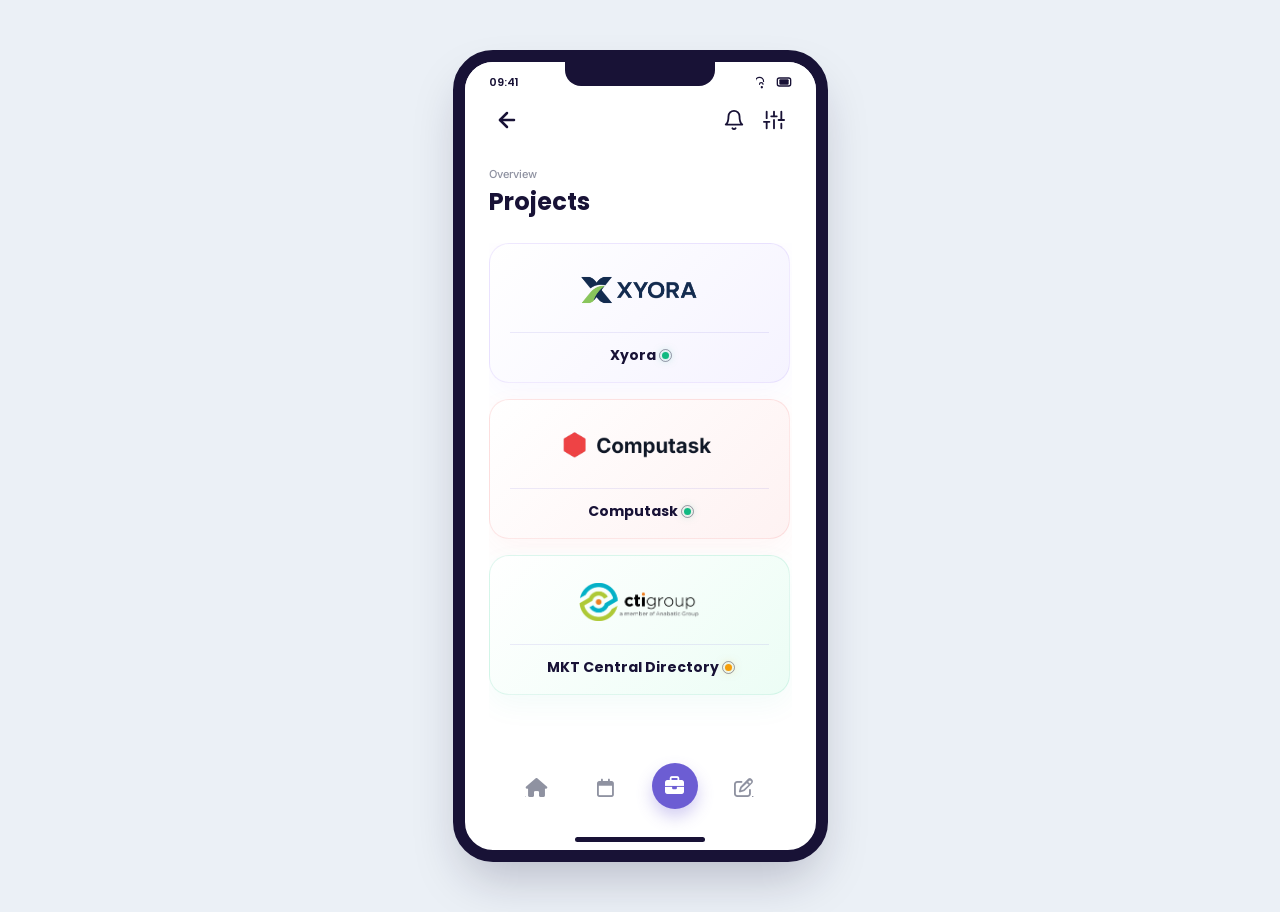
<file: project.html>
<!doctype html>
<html lang="en">
  <head>
    <meta charset="UTF-8" />
    <meta name="viewport" content="width=device-width, initial-scale=1.0" />
    <title>Vision Tasks - Projects</title>
    <!-- Google Fonts -->
    <link rel="preconnect" href="https://fonts.googleapis.com" />
    <link rel="preconnect" href="https://fonts.gstatic.com" crossorigin />
    <link
      href="https://fonts.googleapis.com/css2?family=Inter:wght@300;400;500;600;700&family=Poppins:wght@400;500;600;700&display=swap"
      rel="stylesheet"
    />
    <!-- FontAwesome Icons -->
    <link rel="stylesheet" href="https://cdnjs.cloudflare.com/ajax/libs/font-awesome/6.4.0/css/all.min.css" />
    <!-- Link Stylesheet -->
    <link rel="stylesheet" href="style.css?v=42" />
  </head>
  <body>
    <!-- Main Mockup Workspace Container -->
    <div class="mockups-container">
      <!-- PHONE DEVICE: PROJECTS SCREEN -->
      <div class="phone-device" id="device-projects">
        <!-- Simulated Notch (Visible on desktop) -->
        <div class="phone-notch"></div>

        <!-- Simulated Phone Status Bar (Visible on desktop) -->
        <div class="phone-status-bar">
          <span class="status-time">09:41</span>
          <div class="status-icons">
            <svg viewBox="0 0 24 24" width="14" height="14" fill="currentColor">
              <path
                d="M12 21a2 2 0 1 1-2-2 2 2 0 0 1 2 2zm1-5a3.99 4 0 0 0-4-4 3.99 4 0 0 0-4 4 1 1 0 0 0 2 0 2 2 0 0 1 2-2 2 2 0 0 1 2 2 1 1 0 0 0 2 0zm1-5a7.97 8 0 0 0-8-8 7.97 8 0 0 0-8 8 1 1 0 0 0 2 0 5.98 6 0 0 1 6-6 5.98 6 0 0 1 6 6 1 1 0 0 0 2 0z"
              />
            </svg>
            <svg
              viewBox="0 0 24 24"
              width="16"
              height="16"
              fill="currentColor"
              style="transform: rotate(90deg)"
            >
              <rect
                x="6"
                y="2"
                width="12"
                height="20"
                rx="3"
                fill="none"
                stroke="currentColor"
                stroke-width="2"
              />
              <rect x="8" y="5" width="8" height="14" rx="1.5" />
            </svg>
          </div>
        </div>

        <!-- Phone Screen Area -->
        <div class="phone-screen-content">
          <!-- Projects Header -->
          <header class="screen-header">
            <a
              href="index.html"
              class="icon-btn header-back-btn"
              aria-label="Back to Dashboard"
            >
              <svg
                viewBox="0 0 24 24"
                width="24"
                height="24"
                fill="none"
                stroke="currentColor"
                stroke-width="2.5"
                stroke-linecap="round"
                stroke-linejoin="round"
              >
                <line x1="19" y1="12" x2="5" y2="12" />
                <polyline points="12 19 5 12 12 5" />
              </svg>
            </a>
            <div class="header-right-actions">
              <button class="icon-btn" aria-label="Notifications">
                <svg
                  viewBox="0 0 24 24"
                  width="22"
                  height="22"
                  fill="none"
                  stroke="currentColor"
                  stroke-width="2"
                  stroke-linecap="round"
                  stroke-linejoin="round"
                >
                  <path d="M18 8A6 6 0 0 0 6 8c0 7-3 9-3 9h18s-3-2-3-9" />
                  <path d="M13.73 21a2 2 0 0 1-3.46 0" />
                </svg>
              </button>
              <button class="icon-btn" aria-label="Filter">
                <svg
                  viewBox="0 0 24 24"
                  width="22"
                  height="22"
                  fill="none"
                  stroke="currentColor"
                  stroke-width="2"
                  stroke-linecap="round"
                  stroke-linejoin="round"
                >
                  <line x1="4" y1="21" x2="4" y2="14" />
                  <line x1="4" y1="10" x2="4" y2="3" />
                  <line x1="12" y1="21" x2="12" y2="12" />
                  <line x1="12" y1="8" x2="12" y2="3" />
                  <line x1="20" y1="21" x2="20" y2="16" />
                  <line x1="20" y1="12" x2="20" y2="3" />
                  <line x1="1" y1="14" x2="7" y2="14" />
                  <line x1="9" y1="8" x2="15" y2="8" />
                  <line x1="17" y1="12" x2="23" y2="12" />
                </svg>
              </button>
            </div>
          </header>

          <!-- Section Title -->
          <div class="section-title-wrap" style="margin-bottom: 24px;">
            <span class="timeline-meta" style="font-weight: 500; font-size: 11px; color: var(--text-secondary);">Overview</span>
            <h2 style="font-family: var(--font-heading); font-size: 24px; font-weight: 700; color: var(--text-primary); margin-top: 2px;">Projects</h2>
          </div>

          <!-- Project Scrollable List Container -->
          <div class="projects-list-scroll-wrapper" style="overflow-y: auto; flex: 1; padding-right: 2px; margin-bottom: 10px;">
            <div class="projects-vertical-list" id="projects-list" style="display: flex; flex-direction: column; gap: 16px;">
              
              <!-- Project Card 1 (Xyora) -->
              <div class="project-card-custom project-xyora" onclick="window.location.href='project-detail.html?project=Xyora'">
                <div class="project-logo-container">
                  <img src="projects/xyora.svg" alt="Xyora" class="project-logo-img" />
                </div>
                <div class="project-detail-container">
                  <h4 class="project-name">Xyora</h4>
                  <span class="project-status-dot"></span>
                </div>
              </div>

              <!-- Project Card 2 (Computask) -->
              <div class="project-card-custom project-computask" onclick="window.location.href='project-detail.html?project=Computask'">
                <div class="project-logo-container">
                  <img src="projects/computask.png" alt="Computask" class="project-logo-img" />
                </div>
                <div class="project-detail-container">
                  <h4 class="project-name">Computask</h4>
                  <span class="project-status-dot"></span>
                </div>
              </div>

              <!-- Project Card 3 (MKT Central Directory) -->
              <div class="project-card-custom project-ctigroup" onclick="window.location.href='project-detail.html?project=MKT%20Central%20Directory'">
                <div class="project-logo-container">
                  <img src="projects/mkt-central-directory.png" alt="MKT Central Directory" class="project-logo-img" />
                </div>
                <div class="project-detail-container">
                  <h4 class="project-name">MKT Central Directory</h4>
                  <span class="project-status-dot on-hold"></span>
                </div>
              </div>

            </div>
          </div>
        </div>

        <!-- Sticky Bottom Navigation Bar (links to other pages) -->
        <nav class="phone-bottom-nav">
          <a href="index.html" class="nav-btn" title="Home">
            <i class="fa-solid fa-house"></i>
          </a>
          <a href="schedule.html" class="nav-btn" title="Calendar">
            <i class="fa-regular fa-calendar"></i>
          </a>
          <a href="project.html" class="nav-btn active" title="Projects">
            <i class="fa-solid fa-briefcase"></i>
          </a>
          <a href="notes.html" class="nav-btn" title="Notes">
            <i class="fa-regular fa-pen-to-square"></i>
          </a>
        </nav>

        <!-- Bottom Home Line Indicator -->
        <div class="phone-home-indicator"></div>

        <!-- Task Form sliding bottom sheet overlay -->
        <div class="bottom-sheet" id="sheet-create-task">
          <div class="sheet-backdrop"></div>
          <div class="sheet-content">
            <div class="sheet-handle-bar">
              <span class="sheet-handle"></span>
            </div>
            <div class="sheet-body">
              <form id="task-creation-form">
                <div class="form-group">
                  <label class="field-label">Title</label>
                  <input
                    type="text"
                    class="text-input"
                    id="t-title"
                    placeholder="Project/Task Title"
                    required
                  />
                </div>
                <div class="form-group">
                  <label class="field-label">Creation date</label>
                  <input
                    type="text"
                    class="text-input"
                    id="t-cdate"
                    value="17 August 2020"
                  />
                </div>
                <div class="form-group">
                  <div class="date-time-header">
                    <label class="field-label">Start date & time</label>
                    <div class="month-selector-dropdown">
                      <span class="month-label">August</span>
                      <svg
                        class="dropdown-chevron"
                        viewBox="0 0 24 24"
                        width="16"
                        height="16"
                        fill="none"
                        stroke="currentColor"
                        stroke-width="2.5"
                      >
                        <polyline points="6 9 12 15 18 9" />
                      </svg>
                    </div>
                  </div>
                  <div class="modal-date-picker-row">
                    <div class="modal-date-col" data-day="10">
                      <span class="m-day-name">MON</span
                      ><span class="m-day-number">10</span>
                    </div>
                    <div class="modal-date-col active-m-day" data-day="11">
                      <span class="m-day-name">TUE</span
                      ><span class="m-day-number">11</span
                      ><span class="active-dot"></span>
                    </div>
                    <div class="modal-date-col" data-day="12">
                      <span class="m-day-name">WED</span
                      ><span class="m-day-number">12</span>
                    </div>
                    <div class="modal-date-col" data-day="13">
                      <span class="m-day-name">THU</span
                      ><span class="m-day-number">13</span>
                    </div>
                    <div class="modal-date-col" data-day="14">
                      <span class="m-day-name">FRI</span
                      ><span class="m-day-number">14</span>
                    </div>
                    <div class="modal-date-col" data-day="15">
                      <span class="m-day-name">SAT</span
                      ><span class="m-day-number">15</span>
                    </div>
                    <div class="modal-date-col" data-day="16">
                      <span class="m-day-name">SUN</span
                      ><span class="m-day-number">16</span>
                    </div>
                  </div>
                </div>
                <div class="form-toggle-group">
                  <span class="toggle-label">Get alert for this task</span>
                  <label class="switch">
                    <input type="checkbox" id="t-alert" checked />
                    <span class="slider round"></span>
                  </label>
                </div>
                <button type="submit" class="cta-submit-btn">
                  Create project
                </button>
              </form>
            </div>
          </div>
        </div>
      </div>
    </div>

    <!-- Notification Toast -->
    <div class="notification-toast" id="toast-message">
      Project created successfully!
    </div>

    <!-- Scripts -->
    <script src="app.js"></script>
  </body>
</html>
</file>
<file: style.css>
/* Design Tokens & Theme Variables */
:root {
  --primary: #6c5dd3;
  --primary-hover: #5a4cb3;
  --primary-light: rgba(108, 93, 211, 0.1);
  --secondary: #e268e2;
  --background: #f4f7fc;
  --card-bg: #ffffff;

  /* Text Colors */
  --text-primary: #181236;
  --text-secondary: #8f92a1;
  --text-light: #ffffff;
  --text-light-muted: rgba(255, 255, 255, 0.7);

  /* Gradients */
  --gradient-purple-indigo: linear-gradient(135deg, #6c5dd3 0%, #3b3395 100%);
  --gradient-dark-indigo: linear-gradient(135deg, #1e1a69 0%, #3b3395 100%);
  --gradient-black-violet: linear-gradient(135deg, #181236 0%, #6c5dd3 100%);
  --gradient-accent: linear-gradient(135deg, #503e9d 0%, #e268e2 100%);

  /* Shadows */
  --shadow-sm: 0 4px 10px rgba(108, 93, 211, 0.05);
  --shadow-md: 0 12px 30px rgba(108, 93, 211, 0.08);
  --shadow-lg: 0 20px 40px rgba(108, 93, 211, 0.12);
  --shadow-inset: inset 0 2px 4px rgba(0, 0, 0, 0.06);

  /* UI Sizing */
  --border-radius-lg: 28px;
  --border-radius-md: 18px;
  --border-radius-sm: 12px;

  --transition-speed: 0.3s;
  --font-heading: "Poppins", sans-serif;
  --font-body: "Inter", sans-serif;
}

/* Reset Styles */
* {
  margin: 0;
  padding: 0;
  box-sizing: border-box;
  -webkit-tap-highlight-color: transparent;
}

body {
  font-family: var(--font-body);
  background-color: var(--background);
  color: var(--text-primary);
  min-height: 100vh;
  overflow-x: hidden;
}

/* Scrollbar Customization */
::-webkit-scrollbar {
  width: 6px;
  height: 6px;
}
::-webkit-scrollbar-track {
  background: transparent;
}
::-webkit-scrollbar-thumb {
  background: rgba(108, 93, 211, 0.2);
  border-radius: 10px;
}
::-webkit-scrollbar-thumb:hover {
  background: rgba(108, 93, 211, 0.4);
}

/* MOCKUPS WORKSPACE CONTAINER (Default Mobile View) */
.mockups-container {
  width: 100%;
  min-height: 100vh;
  background-color: #ffffff;
  display: block;
  padding: 0;
}

/* PHONE DEVICE SPECIFIC STYLING (Default Mobile View) */
.phone-device {
  width: 100%;
  height: 100vh;
  background-color: #ffffff;
  position: relative;
  overflow: hidden;
  display: flex;
  flex-direction: column;
}

#device-dashboard {
  animation-delay: 0.1s;
}
#device-schedule {
  animation-delay: 0.2s;
}

@keyframes deviceFadeIn {
  from {
    opacity: 0;
    transform: translateY(30px);
  }
  to {
    opacity: 1;
    transform: translateY(0);
  }
}

/* Simulated Hardware Elements (Hidden by default on mobile) */
.phone-notch {
  display: none;
}

.phone-status-bar {
  display: none;
}

.status-icons {
  display: flex;
  align-items: center;
  gap: 6px;
}

.phone-home-indicator {
  display: none;
}

/* Screen Scrollable Content Area */
.phone-screen-content {
  flex: 1;
  padding: 16px 20px 74px 20px; /* Clean mobile padding (74px bottom for navigation bar space) */
  overflow-y: auto;
  overflow-x: hidden;
  background: #ffffff;
  display: flex;
  flex-direction: column;
}

/* Hide scrollbar on screen body */
.phone-screen-content::-webkit-scrollbar {
  display: none;
}

/* Sticky Bottom Navigation Bar (Fixed on mobile viewport) */
/* Unique Floating Glassmorphic Bottom Navigation Dock */
.phone-bottom-nav {
  height: 64px;
  display: flex;
  justify-content: space-around;
  align-items: center;
  padding: 0 16px;
  background: rgba(255, 255, 255, 0.86);
  backdrop-filter: blur(20px);
  -webkit-backdrop-filter: blur(20px);
  border: 1px solid rgba(255, 255, 255, 0.5);
  position: absolute;
  bottom: 24px;
  left: 20px;
  right: 20px;
  z-index: 90;
  width: calc(100% - 40px) !important;
  border-radius: 32px;
  box-shadow: 0 12px 32px rgba(24, 18, 54, 0.08);
  box-sizing: border-box;
}

.nav-btn {
  background: transparent;
  border: none;
  color: var(--text-secondary);
  width: 46px;
  height: 46px;
  border-radius: 23px;
  display: flex;
  align-items: center;
  justify-content: center;
  cursor: pointer;
  transition: all 0.3s cubic-bezier(0.4, 0, 0.2, 1);
}

.nav-btn:hover {
  color: var(--text-primary);
  background: rgba(0, 0, 0, 0.02);
}

.nav-btn.active {
  color: #ffffff;
  background: var(--primary); /* Solid glowing color */
  box-shadow: 0 8px 16px rgba(108, 93, 211, 0.3);
  transform: translateY(-2px);
}

.nav-btn i {
  font-size: 19px;
}

/* Floating Action Button (FAB) */
.fab-btn {
  position: absolute;
  bottom: 104px; /* Floats right above the 64px dock + 24px margin + spacing */
  right: 20px;
  width: 56px;
  height: 56px;
  border-radius: 50%;
  background: var(--primary);
  color: #ffffff;
  border: none;
  box-shadow: 0 8px 24px rgba(108, 93, 211, 0.35);
  display: flex;
  align-items: center;
  justify-content: center;
  cursor: pointer;
  z-index: 85;
  transition:
    transform 0.3s cubic-bezier(0.34, 1.56, 0.64, 1),
    background-color var(--transition-speed);
  outline: none;
}

.fab-btn:hover {
  background-color: var(--primary-hover);
  transform: scale(1.08) rotate(90deg);
}

.fab-btn i {
  font-size: 20px;
}

/* SCREEN HEADERS */
.screen-header {
  display: flex;
  justify-content: space-between;
  align-items: center;
  margin-bottom: 24px;
}
.icon-btn {
  border: none;
  background: transparent;
  cursor: pointer;
  color: var(--text-primary);
  width: 36px;
  height: 36px;
  border-radius: 50%;
  display: flex;
  align-items: center;
  justify-content: center;
  transition: all var(--transition-speed);
}
.icon-btn:hover {
  background: var(--background);
}
.header-right-actions {
  display: flex;
  gap: 4px;
}

/* PROFILE CARD */
.profile-summary {
  display: flex;
  align-items: center;
  gap: 14px;
  margin-bottom: 26px;
}
.profile-avatar-wrap {
  position: relative;
  width: 48px;
  height: 48px;
}
.profile-img {
  width: 100%;
  height: 100%;
  border-radius: 50%;
  object-fit: cover;
}
.profile-avatar-wrap .active-dot {
  position: absolute;
  width: 10px;
  height: 10px;
  background-color: #0ebd73;
  border: 2px solid white;
  border-radius: 50%;
  bottom: 1px;
  right: 1px;
}
.profile-info h2 {
  font-family: var(--font-heading);
  font-size: 18px;
  font-weight: 700;
  color: var(--text-primary);
  line-height: 1.2;
}
.profile-info p {
  font-size: 12px;
  color: var(--text-secondary);
}

/* SECTION HEADINGS */
.section-title-wrap {
  margin-bottom: 16px;
}
.section-title-wrap h3 {
  font-family: var(--font-heading);
  font-size: 22px;
  font-weight: 700;
  color: var(--text-primary);
}

/* CATEGORY TAB STRIP */
.category-tabs-container {
  margin-bottom: 20px;
  overflow-x: auto;
  scrollbar-width: none;
}
.category-tabs-container::-webkit-scrollbar {
  display: none;
}
.category-tabs {
  display: flex;
  gap: 8px;
  width: max-content;
}
.category-tab {
  background: transparent;
  border: none;
  padding: 6px 16px;
  border-radius: 20px;
  font-family: var(--font-heading);
  font-size: 13px;
  font-weight: 600;
  color: var(--text-secondary);
  cursor: pointer;
  transition: all var(--transition-speed);
}
.category-tab:hover {
  color: var(--text-primary);
}
.category-tab.active {
  background: var(--primary-light);
  color: var(--primary);
}

/* HORIZONTAL TASK CARDS SWIPER */
.swipe-cards-container {
  margin-bottom: 26px;
  overflow-x: auto;
  scrollbar-width: none;
  padding-bottom: 4px;
}
.swipe-cards-container::-webkit-scrollbar {
  display: none;
}
.swipe-cards {
  display: flex;
  gap: 16px;
  width: max-content;
}
.task-card {
  width: 215px; /* compact card size fits the mockup */
  height: 195px;
  border-radius: var(--border-radius-lg);
  padding: 20px;
  position: relative;
  overflow: hidden;
  color: var(--text-light);
  box-shadow: var(--shadow-sm);
  cursor: pointer;
  display: flex;
  flex-direction: column;
  justify-content: space-between;
  transition:
    transform var(--transition-speed),
    box-shadow var(--transition-speed);
}
.task-card:hover {
  transform: translateY(-4px);
  box-shadow: var(--shadow-md);
}

/* Card Gradient Themes */
.gradient-purple-indigo {
  background: var(--gradient-purple-indigo);
}
.gradient-dark-indigo {
  background: var(--gradient-dark-indigo);
}
.gradient-black-violet {
  background: var(--gradient-black-violet);
}

/* Card Vector Decorations */
.card-decor-circles {
  position: absolute;
  top: 0;
  right: 0;
  bottom: 0;
  left: 0;
  pointer-events: none;
}
.decor-c1 {
  position: absolute;
  width: 90px;
  height: 90px;
  background: rgba(255, 255, 255, 0.06);
  border-radius: 50%;
  top: -15px;
  right: -15px;
}
.decor-c2 {
  position: absolute;
  width: 50px;
  height: 50px;
  background: rgba(255, 255, 255, 0.04);
  border-radius: 50%;
  bottom: 15px;
  left: 15px;
}
.card-decor-waves {
  position: absolute;
  bottom: 0;
  left: 0;
  width: 100%;
  height: 50%;
  pointer-events: none;
}
.decor-wave {
  width: 100%;
  height: 100%;
}

.card-top {
  margin-bottom: 12px;
}
.badge-time {
  background: rgba(255, 255, 255, 0.18);
  backdrop-filter: blur(4px);
  font-size: 10px;
  font-weight: 500;
  padding: 5px 10px;
  border-radius: 20px;
  color: var(--text-light);
  display: inline-block;
}
.card-title {
  font-family: var(--font-heading);
  font-size: 16px;
  font-weight: 600;
  margin-bottom: auto;
  line-height: 1.35;
}
.card-bottom {
  position: relative;
  z-index: 2;
}
.progress-section {
  display: flex;
  flex-direction: column;
  gap: 6px;
}
.progress-info {
  display: flex;
  justify-content: space-between;
  font-size: 10px;
  font-weight: 500;
  color: var(--text-light-muted);
}
.progress-track {
  width: 100%;
  height: 4px;
  background: rgba(255, 255, 255, 0.22);
  border-radius: 10px;
  overflow: hidden;
}
.progress-fill {
  height: 100%;
  background-color: var(--text-light);
  border-radius: 10px;
  transition: width 0.8s ease-out;
}

/* ACTIVE LIST SECTION */
.task-list-section {
  margin-top: 5px;
}
.list-header {
  margin-bottom: 12px;
}
.list-header h5 {
  font-family: var(--font-heading);
  font-size: 14px;
  font-weight: 600;
  color: var(--text-primary);
}
.task-list-items {
  display: flex;
  flex-direction: column;
  gap: 12px;
}
.list-item-card {
  background: var(--card-bg);
  border-radius: var(--border-radius-md);
  padding: 14px;
  display: flex;
  align-items: center;
  gap: 14px;
  box-shadow: var(--shadow-sm);
  border: 1px solid rgba(0, 0, 0, 0.02);
  transition: all var(--transition-speed);
}
.list-item-card:hover {
  transform: translateY(-2px);
  box-shadow: var(--shadow-md);
}
.list-item-icon-bg {
  width: 40px;
  height: 40px;
  border-radius: 12px;
  display: flex;
  align-items: center;
  justify-content: center;
}
.bg-soft-blue {
  background: rgba(14, 189, 115, 0.08);
  color: #0ebd73;
}
.bg-soft-indigo {
  background: rgba(108, 93, 211, 0.08);
  color: var(--primary);
}
.list-item-details {
  flex: 1;
}
.list-item-details h6 {
  font-family: var(--font-heading);
  font-size: 13px;
  font-weight: 600;
  color: var(--text-primary);
  margin-bottom: 2px;
}
.list-item-details p {
  font-size: 11px;
  color: var(--text-secondary);
}
.list-item-action-btn {
  border: none;
  background: transparent;
  color: var(--text-secondary);
  cursor: pointer;
  width: 32px;
  height: 32px;
  border-radius: 50%;
  display: flex;
  align-items: center;
  justify-content: center;
  transition: background-color var(--transition-speed);
}
.list-item-action-btn:hover {
  background-color: var(--background);
  color: var(--text-primary);
}

/* TIMELINE & SCHEDULE COMPONENT STYLING */
.timeline-header {
  margin-bottom: 12px;
}
.timeline-header h2 {
  font-family: var(--font-heading);
  font-size: 24px;
  font-weight: 700;
  color: var(--text-primary);
}

/* Unified Calendar Widget Section */
.calendar-widget-section {
  background: #ffffff;
  border-radius: var(--border-radius-lg);
  padding: 12px 14px 4px 14px;
  margin-bottom: 20px;
  box-shadow: var(--shadow-sm);
  transition: all 0.4s cubic-bezier(0.16, 1, 0.3, 1);
  position: relative;
  border: 1px solid rgba(0, 0, 0, 0.03);
}

/* Calendar Header (Month Name + Mode Switcher Toggle) */
.calendar-widget-header {
  display: flex;
  justify-content: space-between;
  align-items: center;
  margin-bottom: 12px;
  padding: 0 4px;
}
.calendar-month-title {
  font-family: var(--font-heading);
  font-size: 14px;
  font-weight: 700;
  color: var(--text-primary);
}
.calendar-month-nav {
  display: flex;
  align-items: center;
  gap: 2px;
}
.icon-btn-sm {
  background: transparent;
  border: none;
  color: var(--text-secondary);
  cursor: pointer;
  display: flex;
  align-items: center;
  justify-content: center;
  padding: 4px;
  border-radius: 50%;
  transition: all var(--transition-speed);
}
.icon-btn-sm:hover {
  background-color: var(--primary-light);
  color: var(--primary);
}
.month-year-selector {
  display: flex;
  align-items: center;
  gap: 4px;
  cursor: pointer;
  padding: 4px 6px;
  border-radius: 8px;
  transition: background 0.3s;
}
.month-year-selector:hover {
  background: var(--background);
}
.dropdown-arrow {
  color: var(--text-secondary);
  transition: transform var(--transition-speed);
}
.month-year-selector:hover .dropdown-arrow {
  color: var(--primary);
}

/* Month/Year Dropdown Picker Overlay */
.month-year-dropdown {
  position: absolute;
  top: 52px;
  left: 14px;
  right: 14px;
  background: #ffffff;
  border-radius: 20px;
  box-shadow: 0 10px 30px rgba(24, 18, 54, 0.15);
  display: none;
  z-index: 101;
  padding: 16px;
  border: 1px solid rgba(0, 0, 0, 0.05);
  animation: dropdownFadeIn 0.3s cubic-bezier(0.16, 1, 0.3, 1) both;
}
.month-year-dropdown.show-dropdown {
  display: block;
}
@keyframes dropdownFadeIn {
  from {
    opacity: 0;
    transform: translateY(-10px);
  }
  to {
    opacity: 1;
    transform: translateY(0);
  }
}

.picker-section {
  margin-bottom: 14px;
}
.picker-section:last-child {
  margin-bottom: 0;
}
.picker-label {
  font-size: 9px;
  font-weight: 700;
  color: var(--text-secondary);
  text-transform: uppercase;
  margin-bottom: 6px;
  display: block;
  letter-spacing: 0.5px;
}
.picker-grid {
  display: grid;
  gap: 6px;
}
.picker-grid.months-grid {
  grid-template-columns: repeat(4, 1fr);
}
.picker-grid.years-grid {
  grid-template-columns: repeat(3, 1fr);
}
.picker-opt {
  font-size: 11px;
  font-weight: 600;
  color: var(--text-primary);
  text-align: center;
  padding: 6px 0;
  border-radius: 8px;
  cursor: pointer;
  transition: all var(--transition-speed);
  background: var(--background);
}
.picker-opt:hover {
  background: var(--primary-light);
  color: var(--primary);
}
.picker-opt.active-opt {
  background: var(--primary);
  color: #ffffff !important;
}
.calendar-view-toggle {
  display: flex;
  background: var(--background);
  padding: 3px;
  border-radius: 20px;
}
.toggle-btn {
  border: none;
  background: transparent;
  padding: 4px 12px;
  font-size: 10px;
  font-weight: 600;
  color: var(--text-secondary);
  border-radius: 18px;
  cursor: pointer;
  transition: all var(--transition-speed);
}
.toggle-btn.active {
  background: #ffffff;
  color: var(--primary);
  box-shadow: var(--shadow-sm);
}

/* Expandable wraps with transition */
.calendar-weekly-wrap {
  transition:
    max-height 0.4s cubic-bezier(0.16, 1, 0.3, 1),
    opacity 0.3s ease,
    margin-bottom 0.4s ease;
  overflow-x: auto;
  scrollbar-width: none;
  max-height: 80px;
  opacity: 1;
}
.calendar-weekly-wrap::-webkit-scrollbar {
  display: none;
}
.calendar-weekly-wrap.hidden-view {
  max-height: 0;
  opacity: 0;
  pointer-events: none;
}

.calendar-monthly-wrap {
  transition:
    max-height 0.4s cubic-bezier(0.16, 1, 0.3, 1),
    opacity 0.3s ease,
    margin-bottom 0.4s ease;
  overflow: hidden;
  max-height: 0;
  opacity: 0;
  pointer-events: none;
}
.calendar-monthly-wrap.active-view {
  max-height: 360px;
  opacity: 1;
  pointer-events: auto;
  margin-bottom: 10px;
}

/* 1. Horizontal Weekly Picker Strip */
.calendar-strip {
  display: flex;
  gap: 8px;
  width: max-content;
  padding-bottom: 4px;
}
.calendar-day-col {
  display: flex;
  flex-direction: column;
  align-items: center;
  justify-content: center;
  width: 44px;
  padding: 10px 0;
  border-radius: 16px;
  cursor: pointer;
  transition: all var(--transition-speed);
}
.calendar-day-col .day-name {
  font-size: 8px;
  font-weight: 700;
  color: var(--text-secondary);
  margin-bottom: 4px;
}
.calendar-day-col .day-number {
  font-family: var(--font-heading);
  font-size: 13px;
  font-weight: 600;
  color: var(--text-primary);
}
.calendar-day-col:hover {
  background: var(--primary-light);
}
.calendar-day-col.active-day {
  background: var(--primary);
  box-shadow: 0 6px 14px rgba(108, 93, 211, 0.28);
}
.calendar-day-col.active-day .day-name {
  color: rgba(255, 255, 255, 0.8);
}
.calendar-day-col.active-day .day-number {
  color: var(--text-light);
  font-weight: 700;
}
.calendar-day-col.active-day .active-dot {
  width: 4px;
  height: 4px;
  background: white;
  border-radius: 50%;
  margin-top: 3px;
}

/* 2. Monthly Grid View */
.calendar-grid-header {
  display: grid;
  grid-template-columns: repeat(7, 1fr);
  text-align: center;
  font-size: 9px;
  font-weight: 700;
  color: var(--text-secondary);
  margin-bottom: 8px;
  opacity: 0.8;
}
.calendar-grid {
  display: grid;
  grid-template-columns: repeat(7, 1fr);
  row-gap: 8px;
  column-gap: 4px;
}
.grid-day-col {
  display: flex;
  flex-direction: column;
  align-items: center;
  justify-content: center;
  height: 38px;
  border-radius: 12px;
  cursor: pointer;
  position: relative;
  transition: all var(--transition-speed);
}
.grid-day-col span {
  font-size: 11px;
  font-weight: 600;
  color: var(--text-primary);
}
.grid-day-col.prev-month span,
.grid-day-col.next-month span {
  color: var(--text-secondary);
  opacity: 0.35;
}
.grid-day-col:hover {
  background: var(--primary-light);
}
.grid-day-col.active-day {
  background: var(--primary);
  color: #ffffff !important;
  box-shadow: 0 4px 10px rgba(108, 93, 211, 0.28);
}
.grid-day-col.active-day span {
  color: #ffffff !important;
}
.grid-dots-wrap {
  display: flex;
  gap: 2px;
  justify-content: center;
  position: absolute;
  bottom: 4px;
  left: 50%;
  transform: translateX(-50%);
}
.dot-indicator {
  width: 3px;
  height: 3px;
  border-radius: 50%;
  display: inline-block;
}
.dot-indicator.blue-dot {
  background: #50b5ff;
}
.dot-indicator.purple-dot {
  background: var(--primary);
}
.grid-day-col.active-day .dot-indicator {
  background: #ffffff !important;
}

/* Pull-down / Pull-up Drag Handle */
.calendar-drag-handle {
  display: flex;
  justify-content: center;
  align-items: center;
  padding: 8px 0 2px 0;
  cursor: grab;
}
.drag-bar {
  width: 32px;
  height: 4px;
  background: #edeff4;
  border-radius: 10px;
  transition: background var(--transition-speed);
}
.calendar-drag-handle:hover .drag-bar {
  background: #d8dce3;
}

/* Vertical Timeline list and track */
.timeline-scroll-wrapper {
  overflow-y: auto;
  flex: 1;
  padding-right: 2px;
}
.timeline-scroll-wrapper::-webkit-scrollbar {
  display: none;
}
.timeline-list {
  position: relative;
  padding-left: 80px; /* Offset space to clear hours and track line */
}
.timeline-list::before {
  content: "";
  position: absolute;
  left: 55px; /* Centers the vertical track line */
  top: 8px;
  bottom: 8px;
  width: 2px;
  background: #edeff4;
}

.timeline-item {
  display: flex;
  position: relative;
  margin-bottom: 20px;
  min-height: 70px;
}

.timeline-time {
  position: absolute;
  left: -80px;
  width: 45px;
  text-align: right;
  font-size: 11px;
  font-weight: 600;
  color: var(--text-secondary);
  padding-top: 14px;
}

.timeline-node {
  position: absolute;
  left: -25px; /* Centers the node exactly on the track line (55px - 80px = -25px) */
  top: 14px;
  transform: translateX(-50%);
  z-index: 2;
}
.node-ring {
  width: 12px;
  height: 12px;
  border-radius: 50%;
  background: white;
  border: 3px solid var(--primary);
  display: block;
  box-shadow: 0 0 0 4px white;
}
.node-bullet {
  width: 8px;
  height: 8px;
  border-radius: 50%;
  background: #d8dce3;
  display: block;
  box-shadow: 0 0 0 4px white;
}

.timeline-content-card {
  flex: 1;
  border-radius: var(--border-radius-md);
  padding: 16px;
  box-shadow: var(--shadow-sm);
  transition: transform var(--transition-speed);
}
.timeline-content-card:hover {
  transform: translateY(-1px);
}

.timeline-card-header {
  display: flex;
  justify-content: space-between;
  align-items: center;
  margin-bottom: 4px;
}
.timeline-card-header h4 {
  font-family: var(--font-heading);
  font-size: 14px;
  font-weight: 600;
}
.timeline-card-time {
  font-size: 10px;
  opacity: 0.8;
}
.timeline-card-desc {
  font-size: 12px;
  line-height: 1.4;
  margin-bottom: 12px;
  color: var(--text-light-muted);
}
.timeline-card-desc-grey {
  font-size: 12px;
  line-height: 1.4;
  color: var(--text-secondary);
  margin-bottom: 2px;
}

/* Light text helpers for dark gradient cards */
.text-light {
  color: #ffffff !important;
}
.text-light h4,
.text-light .timeline-card-time {
  color: #ffffff !important;
}
.text-light .timeline-card-desc {
  color: rgba(255, 255, 255, 0.8) !important;
}

.avatar-group {
  display: flex;
  align-items: center;
}
.avatar-stack {
  width: 22px;
  height: 22px;
  border-radius: 50%;
  border: 1.5px solid var(--primary);
  object-fit: cover;
  margin-left: -5px;
  background-color: white;
}
.avatar-stack:first-child {
  margin-left: 0;
}

.plain-white-card {
  background: var(--card-bg);
  border: 1px solid rgba(0, 0, 0, 0.02);
  position: relative;
}
.plain-white-card h4 {
  color: var(--text-primary);
}
.timeline-card-options-wrap {
  position: absolute;
  right: 12px;
  bottom: 8px;
}

/* MODAL / BOTTOM SLIDING SHEET */
.bottom-sheet {
  position: fixed; /* Fixed by default on mobile screen viewport */
  top: 0;
  left: 0;
  right: 0;
  bottom: 0;
  z-index: 100;
  display: flex;
  flex-direction: column;
  justify-content: flex-end;
  visibility: hidden;
  pointer-events: none;
  transition: visibility var(--transition-speed);
}
.bottom-sheet.show-sheet {
  visibility: visible;
  pointer-events: auto;
}

.sheet-backdrop {
  position: absolute;
  top: 0;
  left: 0;
  width: 100%;
  height: 100%;
  background-color: rgba(24, 18, 54, 0.4);
  backdrop-filter: blur(4px);
  opacity: 0;
  transition: opacity var(--transition-speed) ease;
  border-radius: 0; /* Flat borders by default on mobile */
}
.bottom-sheet.show-sheet .sheet-backdrop {
  opacity: 1;
}

.sheet-content {
  background-color: #ffffff;
  border-top-left-radius: 36px;
  border-top-right-radius: 36px;
  padding: 16px 20px 24px 20px;
  position: relative;
  z-index: 2;
  width: 100%;
  max-height: 80vh;
  transform: translateY(100%);
  transition: transform var(--transition-speed) cubic-bezier(0.16, 1, 0.3, 1);
  box-shadow: 0 -10px 40px rgba(24, 18, 54, 0.1);
}
.bottom-sheet.show-sheet .sheet-content {
  transform: translateY(0);
}

.sheet-handle-bar {
  width: 100%;
  display: flex;
  justify-content: center;
  margin-bottom: 18px;
  cursor: pointer;
}
.sheet-handle {
  width: 44px;
  height: 4px;
  background: #ebecef;
  border-radius: 10px;
}

.sheet-body {
  overflow-y: auto;
  max-height: calc(80vh - 60px);
}
.sheet-body::-webkit-scrollbar {
  display: none;
}

/* FORM ELEMENTS */
.form-group {
  margin-bottom: 16px;
}
.field-label {
  display: block;
  font-family: var(--font-heading);
  font-size: 12px;
  font-weight: 600;
  color: var(--text-primary);
  margin-bottom: 6px;
}
.text-input {
  width: 100%;
  background: var(--background);
  border: 1px solid transparent;
  border-radius: var(--border-radius-md);
  padding: 12px 16px;
  font-family: var(--font-body);
  font-size: 13px;
  color: var(--text-primary);
  outline: none;
  transition: all var(--transition-speed);
}
.text-input::placeholder {
  color: var(--text-secondary);
  opacity: 0.6;
}
.text-input:focus {
  background: white;
  border-color: var(--primary);
  box-shadow: 0 4px 15px rgba(108, 93, 211, 0.08);
}

.date-time-header {
  display: flex;
  justify-content: space-between;
  align-items: center;
  margin-bottom: 6px;
}
.date-time-header .field-label {
  margin-bottom: 0;
}
.month-selector-dropdown {
  display: flex;
  align-items: center;
  gap: 3px;
  color: var(--text-primary);
  font-weight: 600;
  font-size: 12px;
  cursor: pointer;
}
.dropdown-chevron {
  color: var(--text-secondary);
}

.modal-date-picker-row {
  display: flex;
  justify-content: space-between;
  background: var(--background);
  padding: 6px;
  border-radius: var(--border-radius-md);
  overflow-x: auto;
  scrollbar-width: none;
}
.modal-date-col {
  display: flex;
  flex-direction: column;
  align-items: center;
  padding: 8px 6px;
  border-radius: 10px;
  cursor: pointer;
  min-width: 38px;
  transition: all var(--transition-speed);
}
.modal-date-col .m-day-name {
  font-size: 8px;
  font-weight: 700;
  color: var(--text-secondary);
  margin-bottom: 4px;
}
.modal-date-col .m-day-number {
  font-family: var(--font-heading);
  font-size: 12px;
  font-weight: 600;
  color: var(--text-primary);
}
.modal-date-col:hover {
  background: rgba(108, 93, 211, 0.05);
}
.modal-date-col.active-m-day {
  background: var(--primary);
  box-shadow: 0 4px 8px rgba(108, 93, 211, 0.18);
}
.modal-date-col.active-m-day .m-day-name {
  color: rgba(255, 255, 255, 0.8);
}
.modal-date-col.active-m-day .m-day-number {
  color: white;
}
.modal-date-col.active-m-day .active-dot {
  width: 3px;
  height: 3px;
  background: white;
  border-radius: 50%;
  margin-top: 2px;
}

.form-toggle-group {
  display: flex;
  justify-content: space-between;
  align-items: center;
  margin-top: 20px;
  margin-bottom: 24px;
}
.toggle-label {
  font-family: var(--font-heading);
  font-size: 12px;
  font-weight: 600;
  color: var(--text-primary);
}

/* iOS Toggle styling */
.switch {
  position: relative;
  display: inline-block;
  width: 42px;
  height: 24px;
}
.switch input {
  opacity: 0;
  width: 0;
  height: 0;
}
.slider {
  position: absolute;
  cursor: pointer;
  top: 0;
  left: 0;
  right: 0;
  bottom: 0;
  background-color: #e2e4e8;
  transition: 0.3s;
}
.slider:before {
  position: absolute;
  content: "";
  height: 18px;
  width: 18px;
  left: 3px;
  bottom: 3px;
  background-color: white;
  transition: 0.3s;
  box-shadow: 0 2px 4px rgba(0, 0, 0, 0.1);
}
input:checked + .slider {
  background-color: var(--primary);
}
input:checked + .slider:before {
  transform: translateX(18px);
}
.slider.round {
  border-radius: 30px;
}
.slider.round:before {
  border-radius: 50%;
}

.cta-submit-btn {
  width: 100%;
  background: var(--primary);
  color: white;
  border: none;
  border-radius: var(--border-radius-md);
  padding: 14px;
  font-family: var(--font-heading);
  font-size: 14px;
  font-weight: 600;
  cursor: pointer;
  box-shadow: 0 6px 16px rgba(108, 93, 211, 0.3);
  transition: all var(--transition-speed);
}
.cta-submit-btn:hover {
  background: var(--primary-hover);
  transform: translateY(-1px);
  box-shadow: 0 8px 20px rgba(108, 93, 211, 0.35);
}

/* TOAST NOTIFICATION */
.notification-toast {
  position: fixed;
  bottom: 30px;
  left: 50%;
  transform: translateX(-50%) translateY(100px);
  background: #181236;
  color: white;
  padding: 10px 20px;
  border-radius: 50px;
  font-size: 12px;
  font-weight: 500;
  z-index: 200;
  box-shadow: 0 8px 20px rgba(0, 0, 0, 0.25);
  opacity: 0;
  pointer-events: none;
  transition: all 0.4s cubic-bezier(0.175, 0.885, 0.32, 1.275);
}
.notification-toast.show-toast {
  transform: translateX(-50%) translateY(0);
  opacity: 1;
}

/* PLACEHOLDER SCREENS FOR TABS */
.placeholder-content {
  display: flex;
  flex-direction: column;
  align-items: center;
  justify-content: center;
  text-align: center;
  height: 100%;
  padding: 40px 10px;
  color: var(--text-secondary);
}
.placeholder-illustration {
  margin-bottom: 16px;
}
.placeholder-content h3 {
  font-family: var(--font-heading);
  font-size: 16px;
  font-weight: 600;
  color: var(--text-primary);
  margin-bottom: 8px;
}
.placeholder-content p {
  font-size: 12px;
  max-width: 240px;
  line-height: 1.5;
}
.profile-big-avatar {
  width: 90px;
  height: 90px;
  border-radius: 50%;
  overflow: hidden;
  margin-bottom: 16px;
  border: 3px solid var(--primary-light);
}
.profile-big-avatar img {
  width: 100%;
  height: 100%;
  object-fit: cover;
}
.subtitle {
  font-size: 12px;
  color: var(--text-secondary);
  margin-top: -4px;
  margin-bottom: 24px;
}
.profile-stats {
  display: flex;
  gap: 12px;
  width: 100%;
  max-width: 240px;
}
.stat-box {
  flex: 1;
  background: var(--background);
  padding: 12px;
  border-radius: var(--border-radius-md);
  display: flex;
  flex-direction: column;
}
.stat-box strong {
  font-family: var(--font-heading);
  font-size: 18px;
  color: var(--primary);
  margin-bottom: 2px;
}
.stat-box span {
  font-size: 9px;
  color: var(--text-secondary);
}

/* High-Fidelity Project Cards */
.project-card-custom {
  border-radius: 20px;
  overflow: hidden;
  transition:
    transform 0.3s cubic-bezier(0.34, 1.56, 0.64, 1),
    box-shadow 0.3s ease;
  cursor: pointer;
  padding: 16px 20px;
  display: flex;
  flex-direction: column;
}

.project-logo-container {
  display: flex;
  align-items: center;
  justify-content: center;
  height: 60px;
  width: 100%;
}

.project-logo-img {
  max-height: 38px;
  max-width: 80%;
  object-fit: contain;
  transition: transform 0.3s ease;
}

.project-card-custom:hover .project-logo-img {
  transform: scale(1.06);
}

.project-detail-container {
  display: flex;
  justify-content: center;
  align-items: center;
  margin-top: 12px;
  padding-top: 12px;
  border-top: 1px solid rgba(108, 93, 211, 0.12);
  gap: 6px;
  width: 100%;
}

.project-name {
  font-family: var(--font-heading);
  font-size: 14px;
  font-weight: 700;
  color: var(--text-primary);
  margin: 0;
}

.project-status-dot {
  width: 7px;
  height: 7px;
  border-radius: 50%;
  background-color: #10b981; /* Green Active */
  box-shadow: 0 0 8px rgba(16, 185, 129, 0.5);
  position: relative;
}

.project-status-dot::after {
  content: "";
  position: absolute;
  top: -3px;
  left: -3px;
  right: -3px;
  bottom: -3px;
  border-radius: 50%;
  border: 1px solid currentColor;
  opacity: 0.4;
  animation: pulseStatus 2s infinite;
}

.project-status-dot.on-hold {
  background-color: #f59e0b; /* Orange On Hold */
  box-shadow: 0 0 10px rgba(245, 158, 11, 0.5);
}

@keyframes pulseStatus {
  0% {
    transform: scale(1);
    opacity: 0.5;
  }
  50% {
    transform: scale(1.8);
    opacity: 0;
  }
  100% {
    transform: scale(1);
    opacity: 0;
  }
}

/* Card Brand Custom Gradient & Glow Combinations */
.project-xyora {
  background: linear-gradient(135deg, #ffffff 0%, #f5f3ff 100%);
  border: 1px solid rgba(139, 92, 246, 0.12);
  box-shadow: 0 10px 30px rgba(139, 92, 246, 0.05);
}
.project-xyora:hover {
  transform: translateY(-5px);
  box-shadow: 0 20px 40px rgba(139, 92, 246, 0.14);
}

.project-computask {
  background: linear-gradient(135deg, #ffffff 0%, #fef2f2 100%);
  border: 1px solid rgba(239, 68, 68, 0.12);
  box-shadow: 0 10px 30px rgba(239, 68, 68, 0.05);
}
.project-computask:hover {
  transform: translateY(-5px);
  box-shadow: 0 20px 40px rgba(239, 68, 68, 0.14);
}

.project-ctigroup {
  background: linear-gradient(135deg, #ffffff 0%, #ecfdf5 100%);
  border: 1px solid rgba(16, 185, 129, 0.12);
  box-shadow: 0 10px 30px rgba(16, 185, 129, 0.05);
}
.project-ctigroup:hover {
  transform: translateY(-5px);
  box-shadow: 0 20px 40px rgba(16, 185, 129, 0.14);
}

/* Custom Notes List Cards with Swipe-to-Delete support */
.note-swipe-wrapper {
  position: relative;
  width: 100%;
  overflow: hidden;
  border-radius: 20px;
  background: #ef4444; /* Reveal red underlay on swipe */
}

.note-delete-action {
  position: absolute;
  top: 0;
  right: 0;
  bottom: 0;
  width: 80px;
  display: flex;
  align-items: center;
  justify-content: center;
  color: #ffffff;
  font-size: 18px;
  cursor: pointer;
  z-index: 1;
  transition: background 0.2s ease;
}

.note-delete-action:hover {
  background: #dc2626; /* Darker red on hover */
}

.note-card-custom {
  position: relative;
  z-index: 2;
  background: #ffffff;
  border-radius: 20px;
  padding: 18px 20px;
  box-shadow: var(--shadow-sm);
  border: 1px solid #edecfa;
  cursor: grab;
  transition: transform 0.25s cubic-bezier(0.25, 1, 0.5, 1);
  display: flex;
  flex-direction: column;
  gap: 10px;
  width: 100%;
  box-sizing: border-box;
}

.note-card-custom:active {
  cursor: grabbing;
}

.note-card-custom:hover {
  box-shadow: 0 10px 25px rgba(108, 93, 211, 0.08);
}

.note-card-header {
  display: flex;
  justify-content: space-between;
  align-items: center;
}

.note-title {
  font-family: var(--font-heading);
  font-size: 15px;
  font-weight: 700;
  color: var(--text-primary);
  margin: 0;
}

.note-tag {
  font-size: 9px;
  font-weight: 600;
  padding: 3px 8px;
  border-radius: 8px;
  text-transform: uppercase;
  letter-spacing: 0.5px;
  background: #f1f5f9;
  color: #64748b;
}

.note-snippet {
  font-size: 12px;
  color: var(--text-secondary);
  line-height: 1.5;
  margin: 0;
  display: -webkit-box;
  -webkit-line-clamp: 2;
  -webkit-box-orient: vertical;
  overflow: hidden;
}

.note-date {
  font-size: 10px;
  color: var(--text-secondary);
  font-weight: 500;
}

/* Summernote Lite Theme Overrides */
.note-editor.note-frame {
  border: 1px solid rgba(0, 0, 0, 0.08) !important;
  border-radius: 14px !important;
  overflow: hidden;
  background: #ffffff;
  font-family: inherit;
  box-shadow: none !important;
  margin-bottom: 15px;
}
.note-toolbar {
  background: #f8fafc !important;
  border-bottom: 1px solid rgba(0, 0, 0, 0.05) !important;
  padding: 6px 8px !important;
  display: flex;
  flex-wrap: wrap;
  gap: 4px;
}
.note-btn-group {
  margin-right: 2px !important;
}
.note-btn {
  background: #ffffff !important;
  border: 1px solid rgba(0, 0, 0, 0.05) !important;
  color: #64748b !important;
  padding: 4px 6px !important;
  font-size: 11px !important;
  border-radius: 6px !important;
  box-shadow: none !important;
}
.note-btn:hover {
  background: #f1f5f9 !important;
  color: var(--primary) !important;
}
.note-editable {
  font-size: 13px !important;
  line-height: 1.6 !important;
  color: var(--text-primary) !important;
  min-height: 260px !important; /* Make description taller/higher */
  background: #ffffff !important;
}
.note-statusbar {
  display: none !important; /* Hide resize handle */
}
/* Popovers and dialogs layer */
.note-popover,
.note-modal {
  z-index: 1050 !important;
}

/* Desktop Display (Width >= 768px): Center mockup inside phone simulator frame */
@media (min-width: 768px) {
  .mockups-container {
    background-color: #ebf0f6; /* Soft blue layout background */
    display: flex;
    justify-content: center;
    align-items: center;
    padding: 50px 20px;
  }

  .phone-device {
    width: 375px;
    height: 812px;
    border-radius: 40px;
    border: 12px solid #181236; /* Midnight phone bezel */
    box-shadow: 0 25px 50px -12px rgba(24, 18, 54, 0.25);
    animation: deviceFadeIn 0.6s cubic-bezier(0.16, 1, 0.3, 1) both;
  }

  /* Show hardware simulation elements on desktop view */
  .phone-notch {
    display: block;
    position: absolute;
    top: 0;
    left: 50%;
    transform: translateX(-50%);
    width: 150px;
    height: 24px;
    background: #181236;
    border-bottom-left-radius: 16px;
    border-bottom-right-radius: 16px;
    z-index: 99;
  }

  .phone-status-bar {
    display: flex;
    justify-content: space-between;
    align-items: center;
    position: absolute;
    top: 0;
    left: 0;
    width: 100%;
    height: 40px;
    padding: 0 24px;
    font-size: 11px;
    font-weight: 600;
    color: var(--text-primary);
    z-index: 98;
    pointer-events: none;
    font-family: var(--font-heading);
  }

  .phone-home-indicator {
    display: block;
    position: absolute;
    bottom: 8px;
    left: 50%;
    transform: translateX(-50%);
    width: 130px;
    height: 5px;
    background: #181236;
    border-radius: 10px;
    z-index: 99;
    pointer-events: none;
  }

  /* Desktop content padding offsets for notch spacing */
  .phone-screen-content {
    padding: 40px 24px 20px 24px;
  }

  /* Center bottom nav inside phone border mockup frame */
  .phone-bottom-nav {
    position: relative;
    box-shadow: none;
    padding-bottom: 12px;
  }

  /* Confine sliding form drawer to phone device container frame */
  .bottom-sheet {
    position: absolute;
  }
  .sheet-backdrop {
    border-radius: 28px;
  }
  .sheet-content {
    border-radius: 36px 36px 28px 28px;
  }
}

/* Gemini Assistant Screen Simulation */
.gemini-screen-wrapper {
  display: flex;
  flex-direction: column;
  height: 100%;
  background: linear-gradient(
    180deg,
    #ffffff 0%,
    #e3efff 100%
  ); /* Subtle blue-white vertical gradient */
  position: relative;
  padding: 16px 20px 88px 20px; /* SAME top/side padding as .phone-screen-content with bottom buffer for input */
  box-sizing: border-box;
}

@media (min-width: 768px) {
  .gemini-screen-wrapper {
    padding: 40px 24px 88px 24px; /* SAME desktop padding as .phone-screen-content with bottom buffer */
  }
}

.gemini-header {
  display: flex;
  justify-content: space-between;
  align-items: center;
  padding: 12px 18px;
  z-index: 10;
}

.gemini-header-left {
  display: flex;
  align-items: center;
  gap: 14px;
}

.gemini-back-btn {
  color: var(--text-primary);
  font-size: 16px;
  text-decoration: none;
  display: flex;
  align-items: center;
  justify-content: center;
  transition: transform var(--transition-speed);
}

.gemini-back-btn:hover {
  transform: translateX(-2px);
}

.gemini-dropdown {
  display: flex;
  align-items: center;
  gap: 6px;
  cursor: pointer;
  font-family: var(--font-heading);
  font-size: 14px;
  font-weight: 500;
  color: var(--text-primary);
}

.gemini-dropdown i {
  font-size: 10px;
  color: var(--text-secondary);
}

.gemini-header-right {
  display: flex;
  align-items: center;
  gap: 14px;
}

.gemini-icon-btn {
  background: transparent;
  border: none;
  font-size: 16px;
  color: var(--text-primary);
  cursor: pointer;
  padding: 4px;
  display: flex;
  align-items: center;
  justify-content: center;
}

.gemini-avatar {
  width: 28px;
  height: 28px;
  border-radius: 50%;
  overflow: hidden;
  border: 1px solid rgba(0, 0, 0, 0.05);
}

.gemini-avatar img {
  width: 100%;
  height: 100%;
  object-fit: cover;
}

/* Content Area */
.gemini-content-area {
  flex: 1;
  overflow-y: auto;
  padding: 10px 20px;
  display: flex;
  flex-direction: column;
  position: relative;
  scrollbar-width: none;
}

.gemini-content-area::-webkit-scrollbar {
  display: none;
}

/* Intro View */
.gemini-intro-view {
  display: flex;
  flex-direction: column;
  align-items: center;
  justify-content: center;
  flex: 1;
  margin-top: -40px; /* Slight offset up to center visually */
  text-align: center;
  animation: fadeIn 0.6s ease-out;
}

.gemini-star-wrapper {
  margin-bottom: 24px;
  animation: pulseGlow 3s infinite ease-in-out;
}

.gemini-star {
  width: 56px;
  height: 56px;
}

.gemini-prompt-title {
  font-family: var(--font-heading);
  font-size: 20px;
  font-weight: normal;
  color: #1f1f1f;
  line-height: 1.4;
  margin: 0;
  max-width: 80%;
}

/* Chat bubble styling */
.gemini-chat-messages {
  display: flex;
  flex-direction: column;
  gap: 16px;
  padding-bottom: 80px; /* input overlap buffer */
  width: 100%;
}

.gemini-message {
  display: flex;
  flex-direction: column;
  max-width: 85%;
  animation: messageFadeIn 0.3s ease-out;
}

.gemini-message.user {
  align-self: flex-end;
  background: #e3f2fd;
  color: #0d47a1;
  border-radius: 18px 18px 4px 18px;
  padding: 10px 14px;
  font-size: 13px;
  line-height: 1.5;
  box-shadow: 0 2px 8px rgba(13, 71, 161, 0.05);
}

.gemini-message.bot {
  align-self: flex-start;
  display: flex;
  flex-direction: row;
  gap: 10px;
  max-width: 100%;
  color: #1f1f1f;
  font-size: 13px;
  line-height: 1.6;
}

.gemini-bot-star {
  width: 18px;
  height: 18px;
  flex-shrink: 0;
  margin-top: 2px;
}

.gemini-bot-text {
  flex: 1;
}

/* Typing indicator */
.gemini-typing {
  display: flex;
  gap: 4px;
  align-items: center;
  padding: 10px 0;
}

.gemini-dot {
  width: 6px;
  height: 6px;
  border-radius: 50%;
  background-color: rgba(108, 93, 211, 0.6);
  animation: geminiBounce 1.4s infinite ease-in-out both;
}

.gemini-dot:nth-child(1) {
  animation-delay: -0.32s;
}
.gemini-dot:nth-child(2) {
  animation-delay: -0.16s;
}

/* Bottom input bar */
.gemini-bottom-bar {
  position: absolute;
  bottom: 24px;
  left: 20px;
  right: 20px;
  z-index: 30;
}

.gemini-input-pill {
  background: rgba(255, 255, 255, 0.86);
  backdrop-filter: blur(20px);
  -webkit-backdrop-filter: blur(20px);
  border: 1px solid rgba(255, 255, 255, 0.5);
  border-radius: 32px;
  display: flex;
  align-items: center;
  padding: 0 16px;
  box-shadow: 0 12px 32px rgba(24, 18, 54, 0.08);
  height: 64px; /* SAME height as .phone-bottom-nav capsule dock! */
  box-sizing: border-box;
}

.gemini-input-pill input {
  flex: 1;
  border: none;
  background: transparent;
  padding: 12px 10px;
  font-size: 14px;
  color: var(--text-primary);
  outline: none;
}

.gemini-input-pill input::placeholder {
  color: #757575;
}

.gemini-input-action-btn {
  background: transparent;
  border: none;
  color: #757575;
  font-size: 15px;
  cursor: pointer;
  width: 32px;
  height: 32px;
  border-radius: 50%;
  display: flex;
  align-items: center;
  justify-content: center;
  transition:
    background-color var(--transition-speed),
    color var(--transition-speed);
}

.gemini-input-action-btn:hover {
  background-color: #f1f5f9;
  color: var(--primary);
}

.gemini-send-btn {
  background: var(--primary);
  border: none;
  color: #ffffff;
  font-size: 12px;
  cursor: pointer;
  width: 32px;
  height: 32px;
  border-radius: 50%;
  display: flex;
  align-items: center;
  justify-content: center;
  transition:
    transform var(--transition-speed),
    background-color var(--transition-speed);
}

.gemini-send-btn:hover {
  background-color: var(--primary-hover);
  transform: scale(1.05);
}

/* Animations */
@keyframes pulseGlow {
  0%,
  100% {
    transform: scale(1);
    filter: drop-shadow(0 0 0px rgba(66, 133, 244, 0));
  }
  50% {
    transform: scale(1.05);
    filter: drop-shadow(0 0 10px rgba(66, 133, 244, 0.35));
  }
}

@keyframes messageFadeIn {
  from {
    opacity: 0;
    transform: translateY(6px);
  }
  to {
    opacity: 1;
    transform: translateY(0);
  }
}

@keyframes geminiBounce {
  0%,
  80%,
  100% {
    transform: scale(0);
  }
  40% {
    transform: scale(1);
  }
}

/* Gemini Hamburger Button */
.gemini-hamburger-btn {
  background: transparent;
  border: none;
  cursor: pointer;
  display: flex;
  flex-direction: column;
  gap: 4px;
  padding: 6px 4px;
  width: 24px;
  height: 24px;
  justify-content: center;
  align-items: flex-start;
  transition: opacity var(--transition-speed);
}

.gemini-hamburger-btn:hover {
  opacity: 0.8;
}

.gemini-hamburger-btn span {
  display: block;
  width: 18px;
  height: 2px;
  background-color: var(--text-primary);
  border-radius: 1px;
}

.gemini-hamburger-btn span:nth-child(2) {
  width: 12px; /* Slightly shorter second line matching the image! */
}

/* Gemini Dropdown Trigger */
.gemini-dropdown-trigger {
  display: flex;
  align-items: center;
  gap: 6px;
  cursor: pointer;
  font-family: var(--font-heading);
  font-size: 15px;
  font-weight: 600;
  color: var(--text-primary);
  padding: 6px 8px;
  border-radius: 8px;
  transition: background-color var(--transition-speed);
  user-select: none;
}

.gemini-dropdown-trigger:hover {
  background-color: rgba(108, 93, 211, 0.05);
}

.gemini-dropdown-trigger i {
  font-size: 9px;
  color: var(--text-secondary);
  transition: transform var(--transition-speed);
}

.gemini-dropdown-trigger.open i {
  transform: rotate(180deg);
}

/* Floating Dropdown Menu Container */
.gemini-menu-dropdown {
  position: absolute;
  top: 60px; /* Positioned right under the header inside the device */
  left: 20px;
  background: #ffffff;
  border: 1px solid rgba(108, 93, 211, 0.12);
  border-radius: 16px;
  box-shadow: 0 10px 30px rgba(24, 18, 54, 0.12);
  width: 220px;
  z-index: 120;
  padding: 6px;
  display: none; /* Hidden by default */
  animation: dropdownSlideIn 0.25s cubic-bezier(0.16, 1, 0.3, 1);
}

@keyframes dropdownSlideIn {
  from {
    opacity: 0;
    transform: translateY(-8px) scale(0.96);
  }
  to {
    opacity: 1;
    transform: translateY(0) scale(1);
  }
}

.gemini-menu-item {
  display: flex;
  align-items: center;
  justify-content: space-between;
  padding: 8px 12px;
  border-radius: 10px;
  cursor: pointer;
  font-family: var(--font-heading);
  font-size: 13px;
  color: var(--text-primary);
  transition: background-color var(--transition-speed);
}

.gemini-menu-item:hover {
  background-color: #f5f3ff;
}

.gemini-menu-item.active {
  background-color: #eef2ff;
  color: var(--primary);
}

.gemini-menu-item-info {
  display: flex;
  flex-direction: column;
  gap: 1px;
  text-align: left;
}

.gemini-menu-item-title {
  font-weight: 600;
  font-size: 13px;
}

.gemini-menu-item-desc {
  font-size: 10px;
  color: var(--text-secondary);
}

.gemini-menu-item-check {
  font-size: 10px;
  color: var(--primary);
  display: none;
}

.gemini-menu-item.active .gemini-menu-item-check {
  display: block;
}

/* Gemini Sidebar Navigation Drawer */
.gemini-sidebar-backdrop {
  position: absolute;
  top: 0;
  left: 0;
  width: 100%;
  height: 100%;
  background-color: rgba(0, 0, 0, 0.4);
  z-index: 150;
  opacity: 0;
  visibility: hidden;
  transition:
    opacity 0.3s ease,
    visibility 0.3s ease;
}

.gemini-sidebar-backdrop.open {
  opacity: 1;
  visibility: visible;
}

.gemini-sidebar {
  position: absolute;
  top: 0;
  left: 0;
  width: 270px;
  height: 100%;
  background: #ffffff;
  z-index: 160;
  box-shadow: none; /* No shadow when closed to prevent left edge bleed */
  display: flex;
  flex-direction: column;
  transform: translateX(-100%);
  transition: transform 0.3s cubic-bezier(0.16, 1, 0.3, 1);
  box-sizing: border-box;
  padding: 20px 16px 20px 16px; /* Spacing cleared for Notch area */
  border-radius: 0; /* Remove border radius as requested */
}

.gemini-sidebar.open {
  transform: translateX(0);
  box-shadow: 10px 0 30px rgba(24, 18, 54, 0.15); /* Apply shadow only when open */
}

.gemini-sidebar-header {
  display: flex;
  justify-content: space-between;
  align-items: center;
  padding-bottom: 16px;
  border-bottom: 1px solid rgba(0, 0, 0, 0.04);
  margin-bottom: 16px;
}

.gemini-sidebar-logo-wrap {
  height: 32px;
  display: flex;
  align-items: center;
}

.gemini-sidebar-logo-wrap img {
  height: 100%;
  max-width: 150px;
  object-fit: contain;
}

.gemini-sidebar-close {
  background: transparent;
  border: none;
  font-size: 16px;
  color: var(--text-secondary);
  cursor: pointer;
  width: 28px;
  height: 28px;
  display: flex;
  align-items: center;
  justify-content: center;
  border-radius: 50%;
  transition: background-color var(--transition-speed);
}

.gemini-sidebar-close:hover {
  background-color: #f1f5f9;
  color: var(--text-primary);
}

.gemini-sidebar-content {
  flex: 1;
  overflow-y: auto;
  display: flex;
  flex-direction: column;
  gap: 12px;
  scrollbar-width: none;
}

.gemini-sidebar-content::-webkit-scrollbar {
  display: none;
}

/* Action Button ("Percakapan baru") */
.gemini-sidebar-action-btn {
  background: #e8f1fc;
  color: #0d47a1;
  border: none;
  border-radius: 24px;
  padding: 12px 18px;
  font-family: var(--font-heading);
  font-size: 13px;
  font-weight: 600;
  display: flex;
  align-items: center;
  gap: 10px;
  cursor: pointer;
  transition:
    transform var(--transition-speed),
    background-color var(--transition-speed);
  width: 100%;
  box-sizing: border-box;
}

.gemini-sidebar-action-btn:hover {
  background: #d0e3fc;
  transform: translateY(-1px);
}

/* Sidebar lists styling */
.gemini-sidebar-menu-list {
  display: flex;
  flex-direction: column;
  gap: 4px;
}

.gemini-sidebar-menu-item {
  display: flex;
  align-items: center;
  gap: 12px;
  padding: 8px 12px;
  border-radius: 12px;
  cursor: pointer;
  font-size: 13px;
  font-family: var(--font-heading);
  color: var(--text-primary);
  transition: background-color var(--transition-speed);
  text-align: left;
}

.gemini-sidebar-menu-item:hover {
  background-color: #f8fafc;
}

.gemini-sidebar-menu-item i {
  width: 16px;
  text-align: center;
  color: var(--text-secondary);
  font-size: 14px;
}

.gemini-sidebar-menu-item.nested {
  padding-left: 24px;
}

.gemini-sidebar-divider {
  height: 1px;
  background-color: rgba(0, 0, 0, 0.05);
  margin: 8px 0;
}

.gemini-sidebar-section-title {
  display: flex;
  justify-content: space-between;
  align-items: center;
  padding: 4px 12px;
  font-size: 11px;
  font-weight: 600;
  color: var(--text-secondary);
  text-transform: uppercase;
  letter-spacing: 0.5px;
}

.gemini-sidebar-section-title i {
  font-size: 9px;
  cursor: pointer;
}

/* Recent list */
.gemini-sidebar-recent-list {
  display: flex;
  flex-direction: column;
  gap: 2px;
}

.gemini-sidebar-recent-item {
  display: flex;
  align-items: center;
  justify-content: space-between;
  padding: 8px 12px;
  border-radius: 8px;
  cursor: pointer;
  transition: background-color var(--transition-speed);
}

.gemini-sidebar-recent-item:hover {
  background-color: #f8fafc;
}

.recent-text {
  font-size: 12px;
  color: var(--text-primary);
  white-space: nowrap;
  overflow: hidden;
  text-overflow: ellipsis;
  max-width: 80%;
  text-align: left;
}

.gemini-sidebar-recent-item i {
  font-size: 11px;
  color: var(--text-secondary);
}

.gemini-sidebar-recent-item .pin-icon {
  transform: rotate(45deg);
  color: var(--primary);
}

/* Circular Home Button in Header */
.gemini-home-circle-btn {
  width: 32px;
  height: 32px;
  border-radius: 50%;
  background-color: #f1f5f9; /* Clean circular background */
  color: var(--text-secondary);
  display: flex;
  align-items: center;
  justify-content: center;
  text-decoration: none;
  transition: all var(--transition-speed);
  box-shadow: 0 2px 8px rgba(0, 0, 0, 0.04);
}

.gemini-home-circle-btn:hover {
  background-color: #e2e8f0;
  color: var(--primary);
  transform: scale(1.05);
}

.gemini-home-circle-btn i {
  font-size: 13px;
}
</file>
